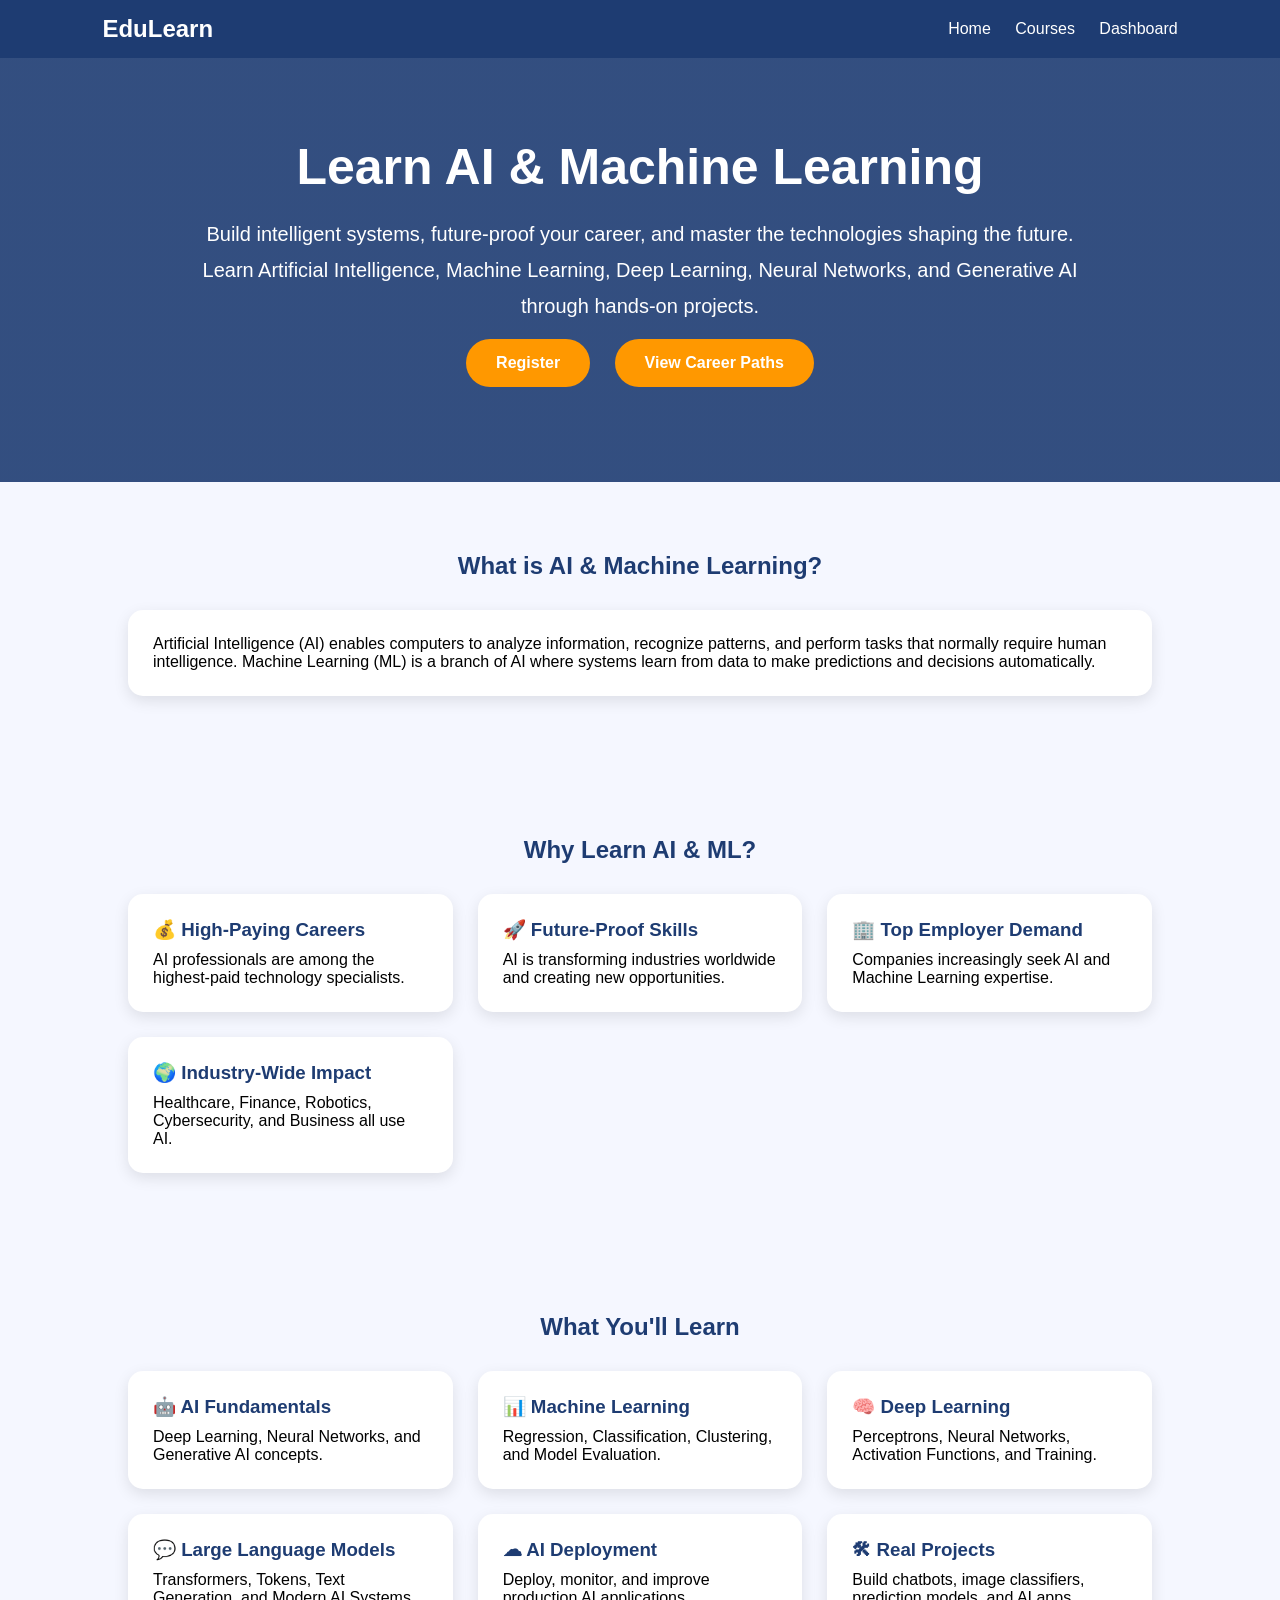
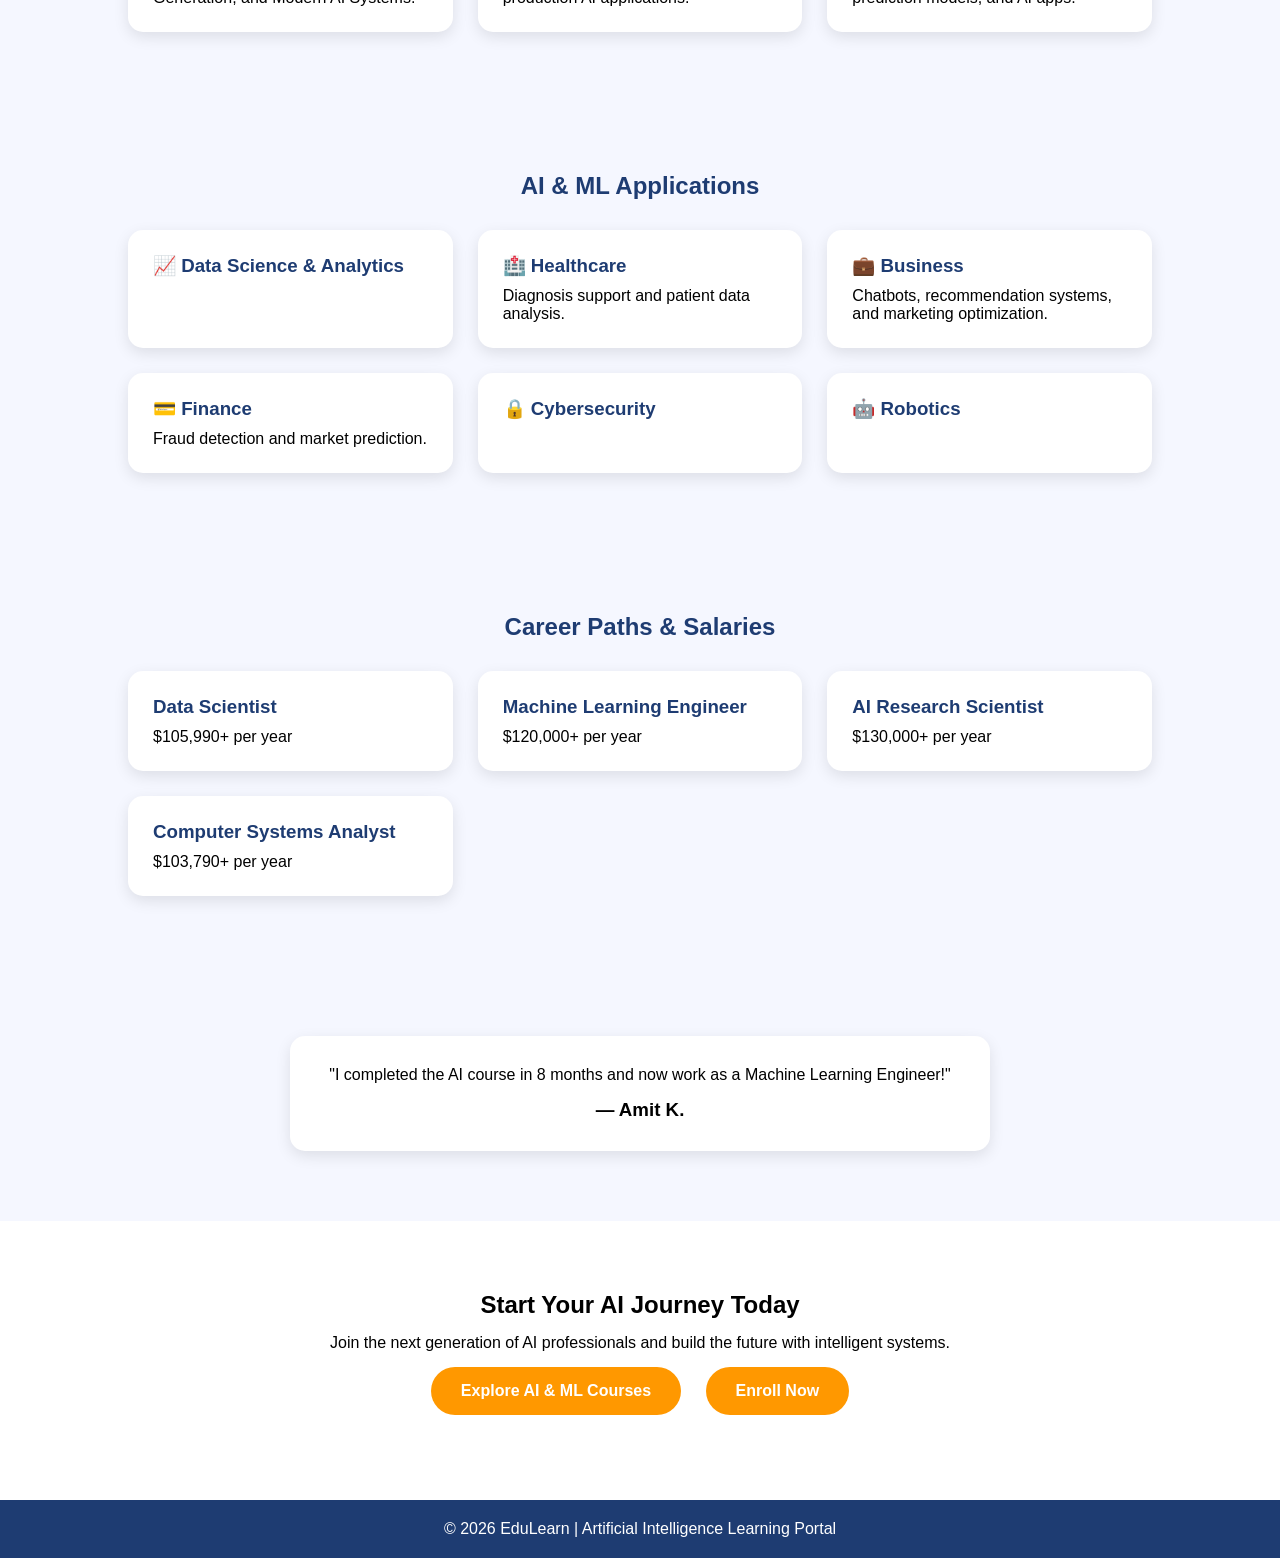
<file: ai.html>
<!DOCTYPE html>
<html lang="en">
<head>
<meta charset="UTF-8">
<meta name="viewport" content="width=device-width, initial-scale=1.0">
<title>AI & Machine Learning - EduLearn</title>

<style>
*{
    margin:0;
    padding:0;
    box-sizing:border-box;
    font-family:'Segoe UI',sans-serif;
}

body{
    background:#f5f7ff;
}

nav{
    background:#1e3c72;
    color:white;
    padding:15px 8%;
    display:flex;
    justify-content:space-between;
    align-items:center;
}

nav a{
    color:white;
    text-decoration:none;
    margin-left:20px;
}

.hero{
    text-align:center;
    padding:80px 10%;
    background:linear-gradient(rgba(30,60,114,.9),rgba(30,60,114,.9)),
    url('https://images.unsplash.com/photo-1677442136019-21780ecad995');
    background-size:cover;
    background-position:center;
    color:white;
}

.hero h1{
    font-size:50px;
    margin-bottom:20px;
}

.hero p{
    font-size:20px;
    line-height:1.8;
    max-width:900px;
    margin:auto;
}

.btn{
    display:inline-block;
    margin:15px 10px;
    padding:15px 30px;
    background:#ff9800;
    color:white;
    text-decoration:none;
    border-radius:30px;
    font-weight:bold;
}

.section{
    padding:70px 10%;
}

.section h2{
    text-align:center;
    color:#1e3c72;
    margin-bottom:30px;
}

.grid{
    display:grid;
    grid-template-columns:repeat(auto-fit,minmax(250px,1fr));
    gap:25px;
}

.card{
    background:white;
    padding:25px;
    border-radius:15px;
    box-shadow:0 5px 15px rgba(0,0,0,.1);
}

.card h3{
    color:#1e3c72;
    margin-bottom:10px;
}

.testimonial{
    max-width:700px;
    margin:auto;
    background:white;
    padding:30px;
    border-radius:15px;
    box-shadow:0 5px 15px rgba(0,0,0,.1);
    text-align:center;
}

.cta{
    text-align:center;
    background:white;
    padding:70px 10%;
}

footer{
    background:#1e3c72;
    color:white;
    text-align:center;
    padding:20px;
}

@media(max-width:768px){

.hero h1{
    font-size:35px;
}

.hero p{
    font-size:16px;
}

}
</style>
</head>

<body>

<nav>
    <h2>EduLearn</h2>

    <div>
        <a href="index.html">Home</a>
        <a href="courses.html">Courses</a>
        <a href="dashboard.html">Dashboard</a>
    </div>
</nav>

<section class="hero">

    <h1>Learn AI & Machine Learning</h1>

    <p>
        Build intelligent systems, future-proof your career, and master the technologies
        shaping the future. Learn Artificial Intelligence, Machine Learning,
        Deep Learning, Neural Networks, and Generative AI through hands-on projects.
    </p>

    <a href="register.html" class="btn">
        Register
    </a>

    <a href="#careers" class="btn">
        View Career Paths
    </a>

</section>

<section class="section">

    <h2>What is AI & Machine Learning?</h2>

    <div class="card">
        <p>
            Artificial Intelligence (AI) enables computers to analyze information,
            recognize patterns, and perform tasks that normally require human intelligence.
            Machine Learning (ML) is a branch of AI where systems learn from data
            to make predictions and decisions automatically.
        </p>
    </div>

</section>

<section class="section">

    <h2>Why Learn AI & ML?</h2>

    <div class="grid">

        <div class="card">
            <h3>💰 High-Paying Careers</h3>
            <p>AI professionals are among the highest-paid technology specialists.</p>
        </div>

        <div class="card">
            <h3>🚀 Future-Proof Skills</h3>
            <p>AI is transforming industries worldwide and creating new opportunities.</p>
        </div>

        <div class="card">
            <h3>🏢 Top Employer Demand</h3>
            <p>Companies increasingly seek AI and Machine Learning expertise.</p>
        </div>

        <div class="card">
            <h3>🌍 Industry-Wide Impact</h3>
            <p>Healthcare, Finance, Robotics, Cybersecurity, and Business all use AI.</p>
        </div>

    </div>

</section>

<section class="section">

    <h2>What You'll Learn</h2>

    <div class="grid">

        <div class="card">
            <h3>🤖 AI Fundamentals</h3>
            <p>Deep Learning, Neural Networks, and Generative AI concepts.</p>
        </div>

        <div class="card">
            <h3>📊 Machine Learning</h3>
            <p>Regression, Classification, Clustering, and Model Evaluation.</p>
        </div>

        <div class="card">
            <h3>🧠 Deep Learning</h3>
            <p>Perceptrons, Neural Networks, Activation Functions, and Training.</p>
        </div>

        <div class="card">
            <h3>💬 Large Language Models</h3>
            <p>Transformers, Tokens, Text Generation, and Modern AI Systems.</p>
        </div>

        <div class="card">
            <h3>☁ AI Deployment</h3>
            <p>Deploy, monitor, and improve production AI applications.</p>
        </div>

        <div class="card">
            <h3>🛠 Real Projects</h3>
            <p>Build chatbots, image classifiers, prediction models, and AI apps.</p>
        </div>

    </div>

</section>

<section class="section">

    <h2>AI & ML Applications</h2>

    <div class="grid">

        <div class="card">
            <h3>📈 Data Science & Analytics</h3>
        </div>

        <div class="card">
            <h3>🏥 Healthcare</h3>
            <p>Diagnosis support and patient data analysis.</p>
        </div>

        <div class="card">
            <h3>💼 Business</h3>
            <p>Chatbots, recommendation systems, and marketing optimization.</p>
        </div>

        <div class="card">
            <h3>💳 Finance</h3>
            <p>Fraud detection and market prediction.</p>
        </div>

        <div class="card">
            <h3>🔒 Cybersecurity</h3>
        </div>

        <div class="card">
            <h3>🤖 Robotics</h3>
        </div>

    </div>

</section>

<section id="careers" class="section">

    <h2>Career Paths & Salaries</h2>

    <div class="grid">

        <div class="card">
            <h3>Data Scientist</h3>
            <p>$105,990+ per year</p>
        </div>

        <div class="card">
            <h3>Machine Learning Engineer</h3>
            <p>$120,000+ per year</p>
        </div>

        <div class="card">
            <h3>AI Research Scientist</h3>
            <p>$130,000+ per year</p>
        </div>

        <div class="card">
            <h3>Computer Systems Analyst</h3>
            <p>$103,790+ per year</p>
        </div>

    </div>

</section>

<section class="section">

    <div class="testimonial">

        <p>
            "I completed the AI course in 8 months and now work as a Machine Learning Engineer!"
        </p>

        <h3 style="margin-top:15px;">
            — Amit K.
        </h3>

    </div>

</section>

<section class="cta">

    <h2>Start Your AI Journey Today</h2>

    <p style="margin-top:15px;">
        Join the next generation of AI professionals and build the future with intelligent systems.
    </p>

    <a href="courses.html" class="btn">
        Explore AI & ML Courses
    </a>

    <a href="register.html" class="btn">
        Enroll Now
    </a>

</section>

<footer>
    <p>© 2026 EduLearn | Artificial Intelligence Learning Portal</p>
</footer>

</body>
</html>
</file>
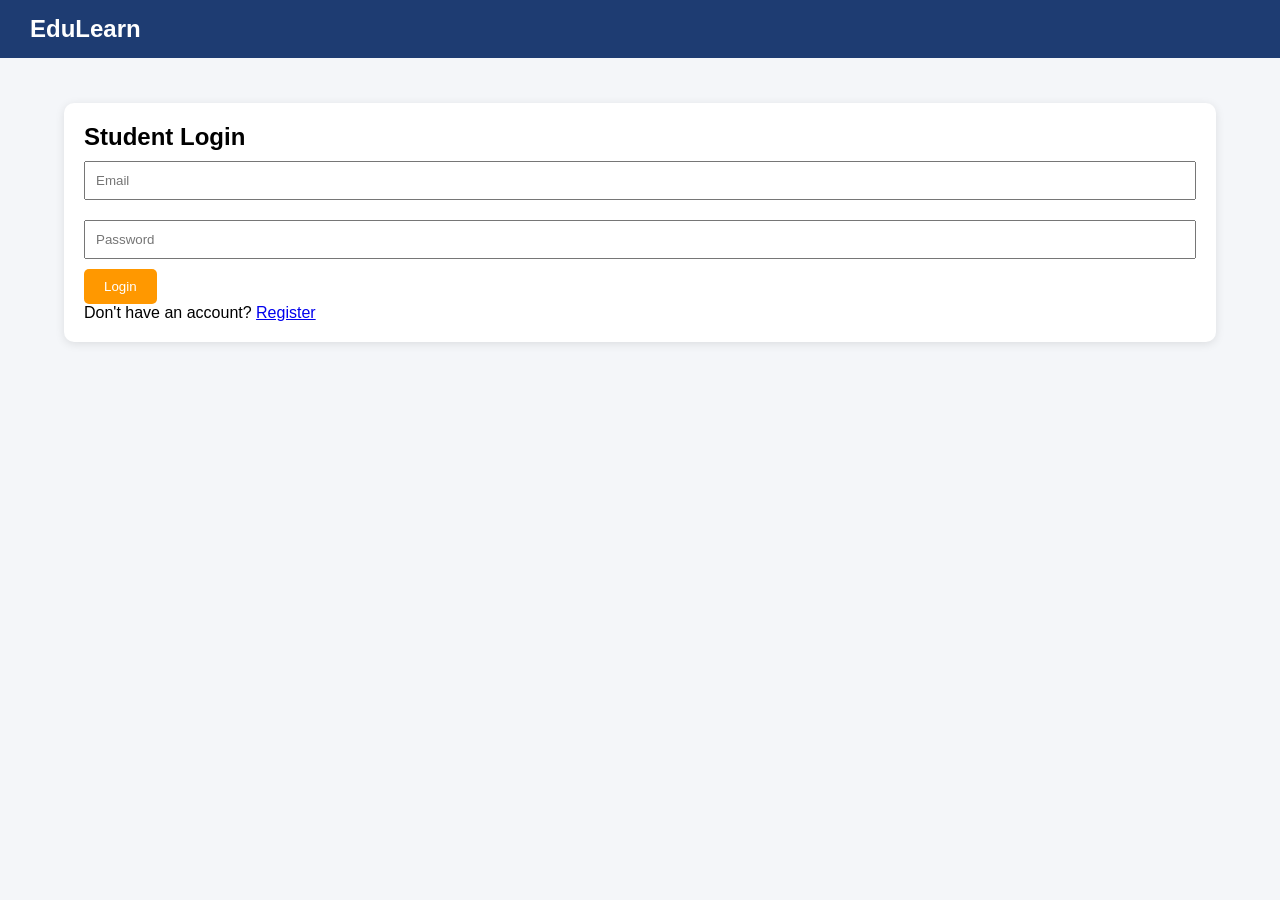
<file: courses.html>
<!DOCTYPE html>
<html>
<head>
<title>Courses</title>
<link rel="stylesheet" href="style.css">

<style>
.enrolled-msg{
    display:inline-block;
    margin-left:10px;
    color:green;
    font-weight:bold;
    font-size:14px;
}

.btn:disabled{
    background:#aaa;
    cursor:not-allowed;
}

nav{
    display:flex;
    justify-content:space-between;
    align-items:center;
    padding:15px 30px;
}

nav div{
    display:flex;
    align-items:center;
    gap:15px;
}

.logout-btn{
    color:white;
    text-decoration:none;
    font-weight:bold;
}
</style>

</head>
<body>

<nav>
    <h2>Courses</h2>

    <div>
        <span id="welcomeUser"></span>
        <a href="#" class="logout-btn" onclick="logout()">Logout</a>
    </div>
</nav>

<div class="container">

    <div class="course-grid">

        <div class="card">
            <h3>Python Programming</h3>
            <p>Learn Python from beginner to advanced.</p>

            <button
                class="btn"
                onclick="enroll(this,'Python Programming')">
                Enroll
            </button>

            <span class="enrolled-msg" style="display:none;">
                ✅ Enrolled!
            </span>
        </div>

        <div class="card">
            <h3>Web Development</h3>
            <p>HTML, CSS, JavaScript and more.</p>

            <button
                class="btn"
                onclick="enroll(this,'Web Development')">
                Enroll
            </button>

            <span class="enrolled-msg" style="display:none;">
                ✅ Enrolled!
            </span>
        </div>

        <div class="card">
            <h3>Artificial Intelligence</h3>
            <p>Introduction to AI and Machine Learning.</p>

            <button
                class="btn"
                onclick="enroll(this,'Artificial Intelligence')">
                Enroll
            </button>

            <span class="enrolled-msg" style="display:none;">
                ✅ Enrolled!
            </span>
        </div>

    </div>

</div>

<script>

// Check login
const userName = localStorage.getItem("userName");

if (!userName) {
    window.location.href = "login.html";
}

// Show username
document.getElementById("welcomeUser").innerHTML =
    "👋 " + userName;

// Logout
function logout() {
    localStorage.clear();
    window.location.href = "login.html";
}

// Enroll course
function enroll(button, courseName) {

    button.disabled = true;
    button.textContent = "Enrolled";

    const msg = button.nextElementSibling;
    msg.style.display = "inline-block";

    const goHome = confirm(
        "🎉 Successfully enrolled in: " +
        courseName +
        "\n\nClick OK to go back to Home."
    );

    if (goHome) {
        window.location.href = "index.html";
    }
}

</script>

</body>
</html>
</file>
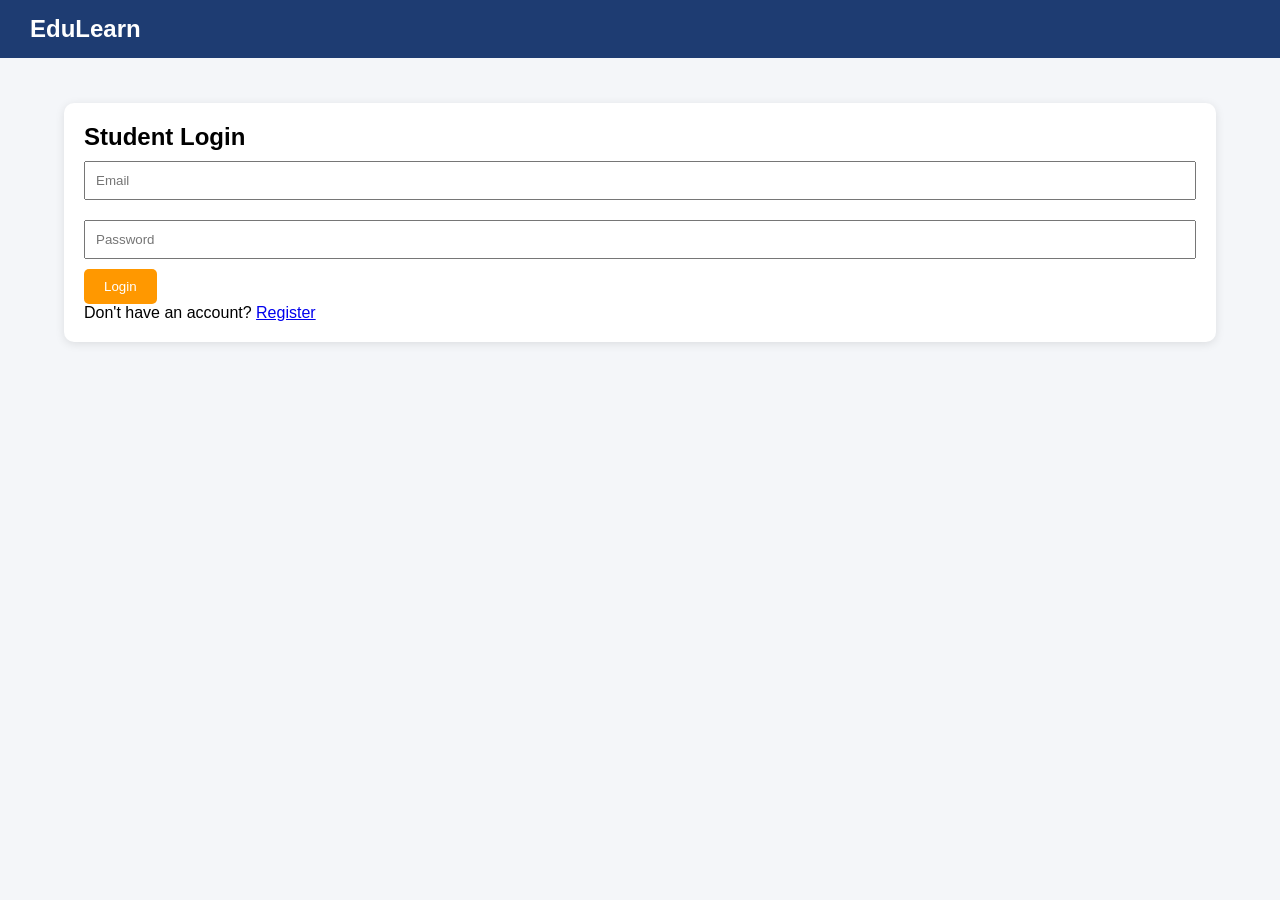
<file: dashboard.html>
<!DOCTYPE html>
<html>
<head>
<title>Dashboard</title>
<link rel="stylesheet" href="style.css">
</head>
<body>

<nav>
<h2>EduLearn Dashboard</h2>

<div>
<a href="courses.html">Courses</a>
<a href="index.html">Home</a>
<a href="#" onclick="logout()">Logout</a>
</div>

</nav>

<div class="container">

<div class="card">
<h2 id="welcomeText">Welcome Student</h2>
<p id="emailText">Track your learning progress.</p>
</div>

<div class="card">
<h3>Courses Enrolled</h3>
<p>3 Courses</p>
</div>

<div class="card">
<h3>Progress</h3>
<p>60% Completed</p>
</div>

</div>

<script>

// Protect dashboard
const userName = localStorage.getItem("userName");
const userEmail = localStorage.getItem("userEmail");

if (!userName) {
    window.location.href = "login.html";
}

// Show user info
document.getElementById("welcomeText").innerHTML =
    "Welcome " + userName;

document.getElementById("emailText").innerHTML =
    "Logged in as: " + userEmail;

// Logout function
function logout() {
    localStorage.clear();
    window.location.href = "login.html";
}

</script>

</body>
</html>
</file>
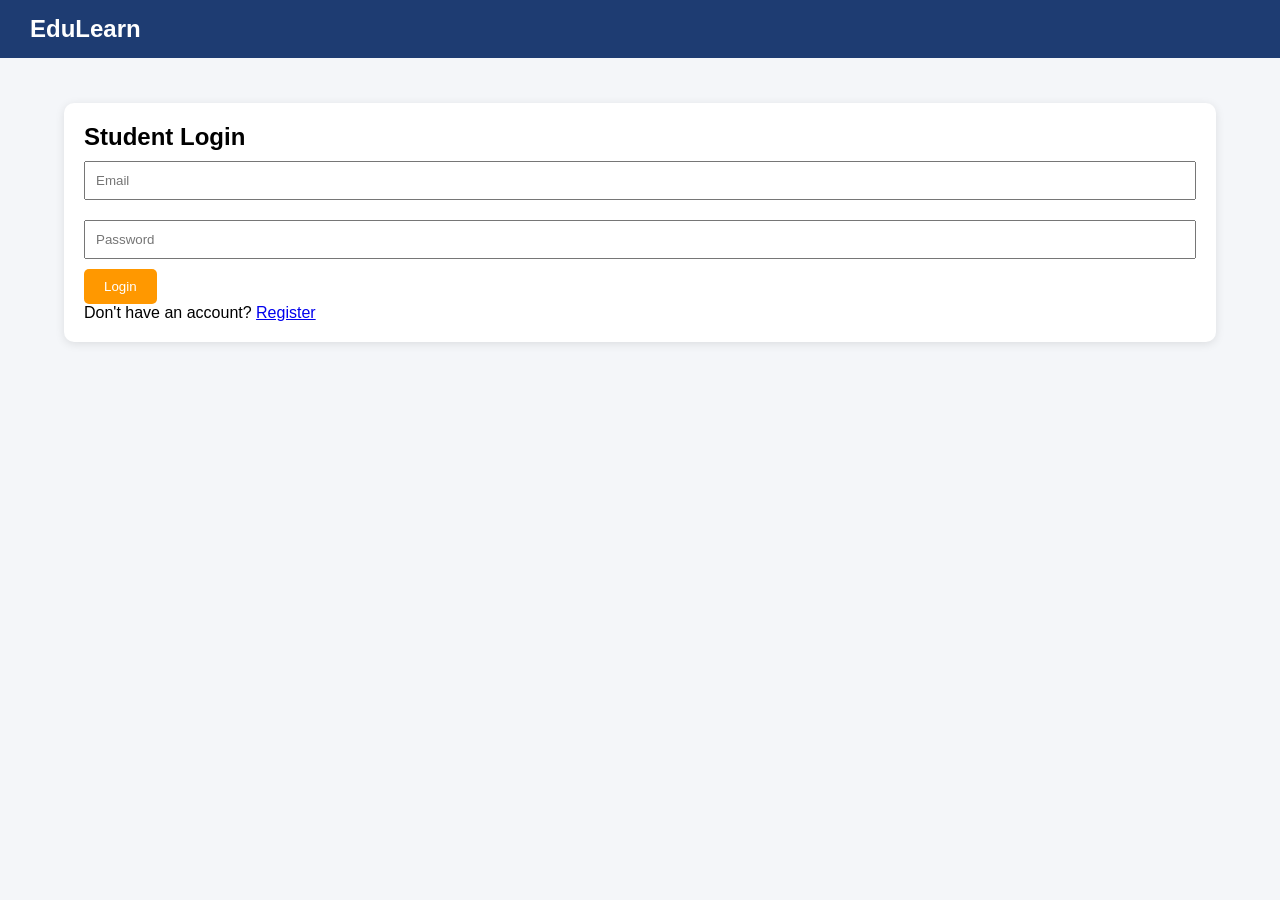
<file: login.html>
<!DOCTYPE html>
<html>
<head>
<title>Login</title>
<link rel="stylesheet" href="style.css">
</head>
<body>

<nav>
<h2>EduLearn</h2>
</nav>

<div class="container">
<div class="card">

<h2>Student Login</h2>

<form id="loginForm">

<input
type="email"
id="email"
placeholder="Email"
required>

<input
type="password"
id="password"
placeholder="Password"
required>

<button type="submit" class="btn">
Login
</button>

</form>

<p id="message"></p>

<p>
Don't have an account?
<a href="register.html">Register</a>
</p>

</div>
</div>

<script>

const API_URL = "https://edulearn-mo38.onrender.com";

document
.getElementById("loginForm")
.addEventListener("submit", async function(e){

    e.preventDefault();

    const email =
    document.getElementById("email").value;

    const password =
    document.getElementById("password").value;

    try {

        const response = await fetch(
            `${API_URL}/login`,
            {
                method: "POST",
                headers: {
                    "Content-Type": "application/json"
                },
                body: JSON.stringify({
                    email,
                    password
                })
            }
        );

        const result = await response.json();

        const message =
        document.getElementById("message");

        if(result.success){

            localStorage.setItem(
                "userName",
                result.user.name
            );

            localStorage.setItem(
                "userEmail",
                result.user.email
            );

            message.innerHTML =
            "✅ Login successful!";

            setTimeout(() => {
                window.location.href =
                "dashboard.html";
            }, 1000);

        } else {

            message.innerHTML =
            "❌ " + result.message;
        }

    } catch(error){

        document.getElementById("message")
        .innerHTML =
        "❌ Unable to connect to server";
    }

});

</script>

</body>
</html>
</file>
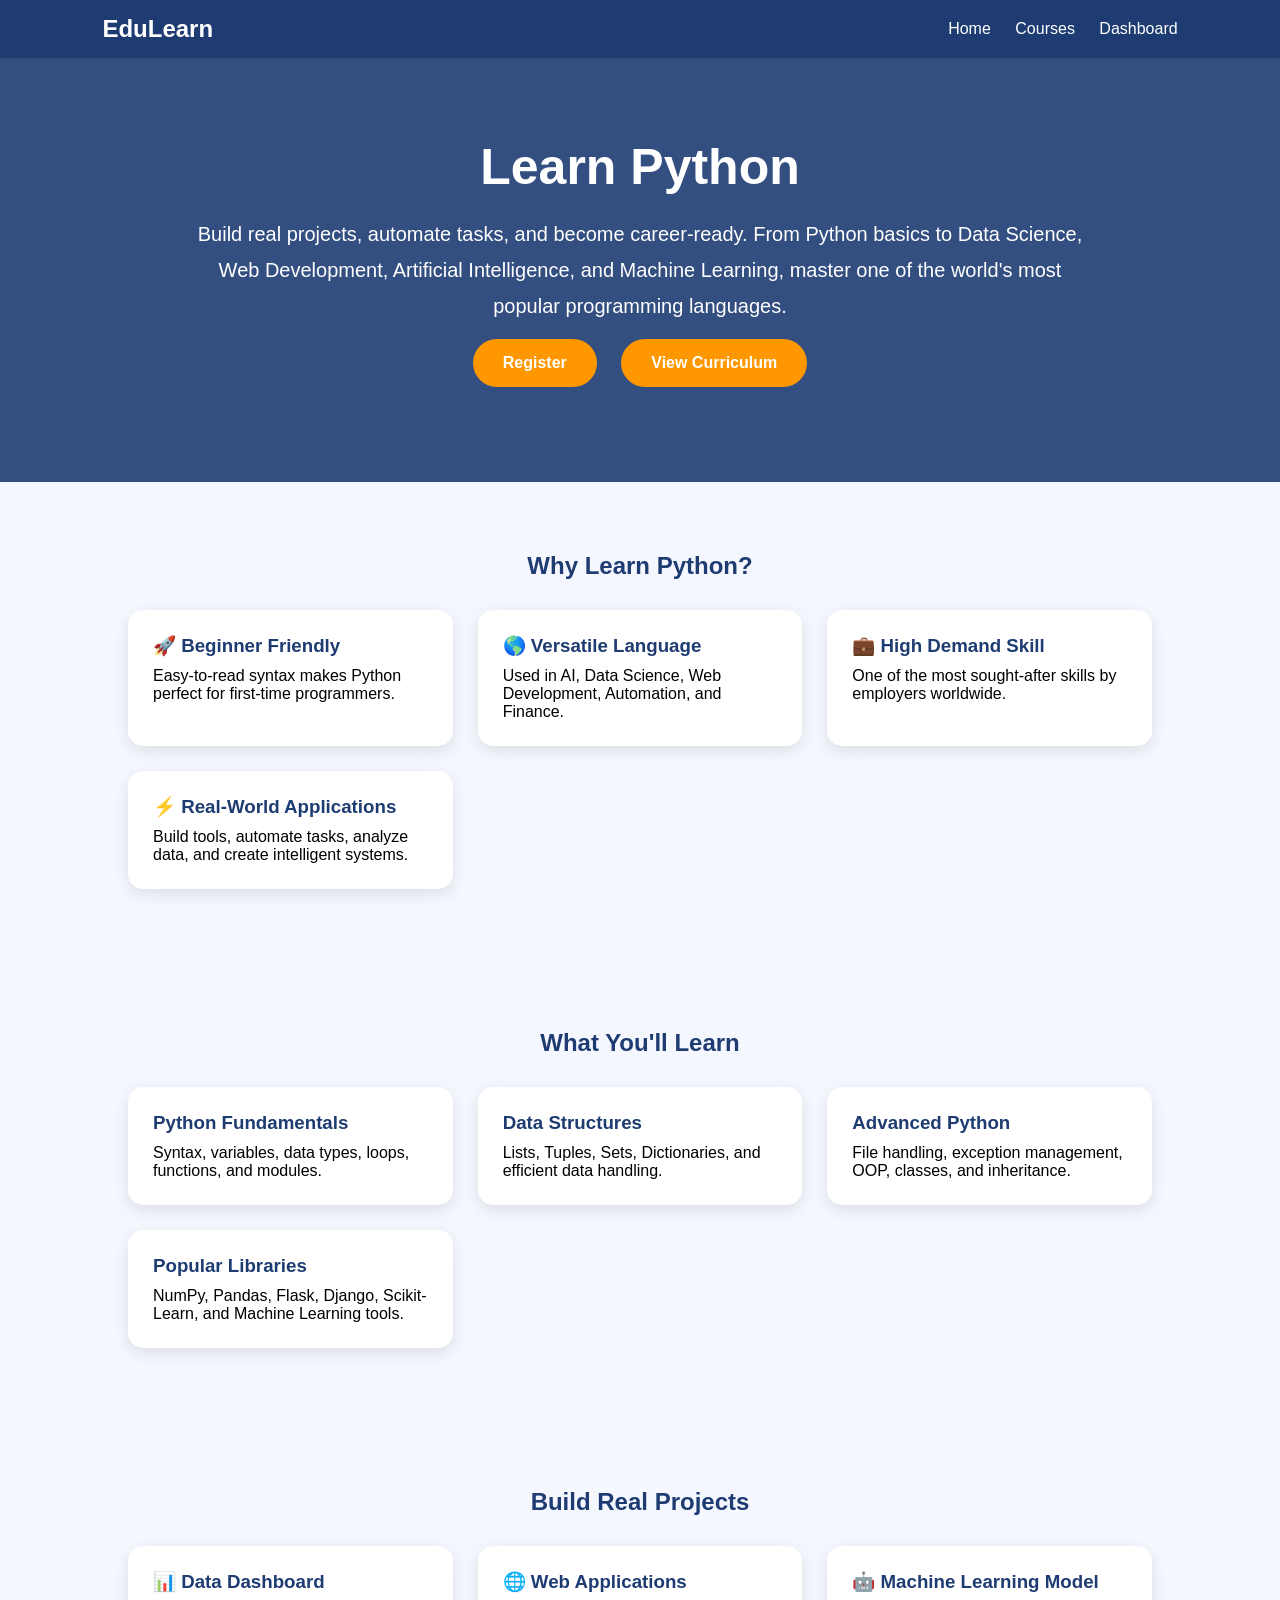
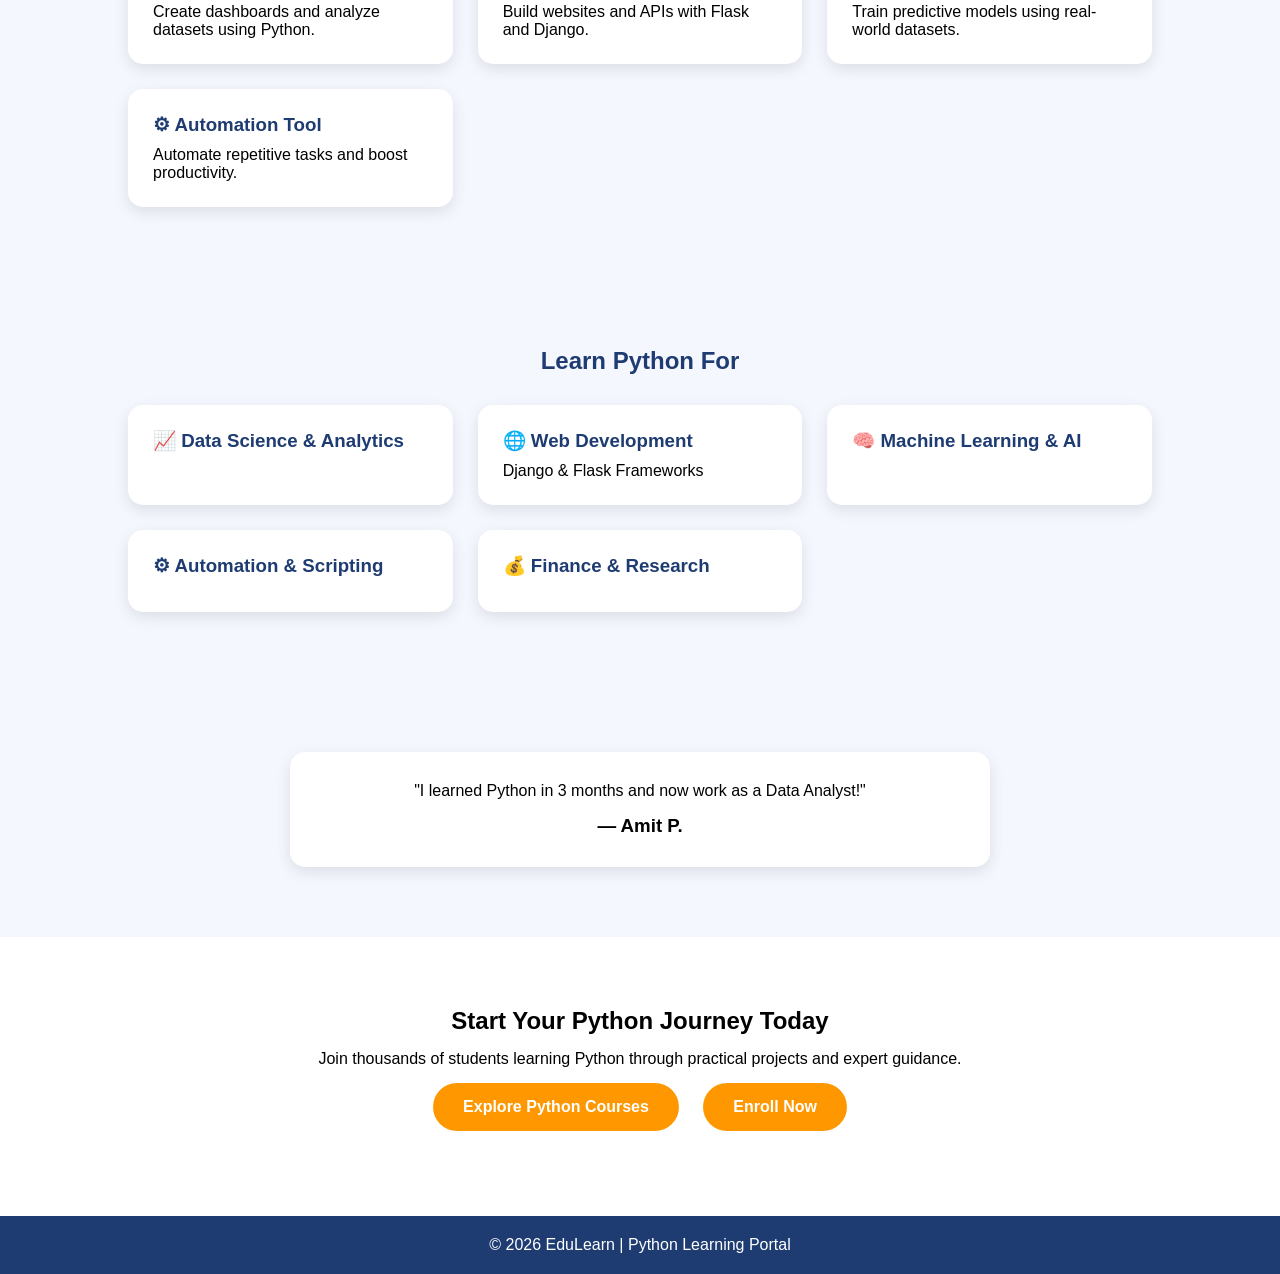
<file: python.html>
<!DOCTYPE html>
<html lang="en">
<head>
<meta charset="UTF-8">
<meta name="viewport" content="width=device-width, initial-scale=1.0">
<title>Python Programming Course - EduLearn</title>

<style>
*{
    margin:0;
    padding:0;
    box-sizing:border-box;
    font-family:'Segoe UI',sans-serif;
}

body{
    background:#f5f7ff;
}

nav{
    background:#1e3c72;
    color:white;
    padding:15px 8%;
    display:flex;
    justify-content:space-between;
    align-items:center;
}

nav a{
    color:white;
    text-decoration:none;
    margin-left:20px;
}

.hero{
    text-align:center;
    padding:80px 10%;
    background:linear-gradient(rgba(30,60,114,.9),rgba(30,60,114,.9)),
    url('https://images.unsplash.com/photo-1526379095098-d400fd0bf935');
    background-size:cover;
    background-position:center;
    color:white;
}

.hero h1{
    font-size:50px;
    margin-bottom:20px;
}

.hero p{
    font-size:20px;
    max-width:900px;
    margin:auto;
    line-height:1.8;
}

.btn{
    display:inline-block;
    margin:15px 10px;
    padding:15px 30px;
    background:#ff9800;
    color:white;
    text-decoration:none;
    border-radius:30px;
    font-weight:bold;
}

.section{
    padding:70px 10%;
}

.section h2{
    text-align:center;
    color:#1e3c72;
    margin-bottom:30px;
}

.grid{
    display:grid;
    grid-template-columns:repeat(auto-fit,minmax(250px,1fr));
    gap:25px;
}

.card{
    background:white;
    padding:25px;
    border-radius:15px;
    box-shadow:0 5px 15px rgba(0,0,0,.1);
}

.card h3{
    color:#1e3c72;
    margin-bottom:10px;
}

.testimonial{
    max-width:700px;
    margin:auto;
    background:white;
    padding:30px;
    border-radius:15px;
    box-shadow:0 5px 15px rgba(0,0,0,.1);
    text-align:center;
}

.cta{
    text-align:center;
    background:white;
    padding:70px 10%;
}

footer{
    background:#1e3c72;
    color:white;
    text-align:center;
    padding:20px;
}

@media(max-width:768px){

.hero h1{
    font-size:35px;
}

.hero p{
    font-size:16px;
}

}
</style>
</head>

<body>

<nav>
    <h2>EduLearn</h2>

    <div>
        <a href="index.html">Home</a>
        <a href="courses.html">Courses</a>
        <a href="dashboard.html">Dashboard</a>
    </div>
</nav>

<section class="hero">

    <h1>Learn Python</h1>

    <p>
        Build real projects, automate tasks, and become career-ready.
        From Python basics to Data Science, Web Development, Artificial Intelligence,
        and Machine Learning, master one of the world's most popular programming languages.
    </p>

    <a href="register.html" class="btn">
        Register 
    </a>

    <a href="#curriculum" class="btn">
        View Curriculum
    </a>

</section>

<section class="section">

    <h2>Why Learn Python?</h2>

    <div class="grid">

        <div class="card">
            <h3>🚀 Beginner Friendly</h3>
            <p>Easy-to-read syntax makes Python perfect for first-time programmers.</p>
        </div>

        <div class="card">
            <h3>🌎 Versatile Language</h3>
            <p>Used in AI, Data Science, Web Development, Automation, and Finance.</p>
        </div>

        <div class="card">
            <h3>💼 High Demand Skill</h3>
            <p>One of the most sought-after skills by employers worldwide.</p>
        </div>

        <div class="card">
            <h3>⚡ Real-World Applications</h3>
            <p>Build tools, automate tasks, analyze data, and create intelligent systems.</p>
        </div>

    </div>

</section>

<section id="curriculum" class="section">

    <h2>What You'll Learn</h2>

    <div class="grid">

        <div class="card">
            <h3>Python Fundamentals</h3>
            <p>Syntax, variables, data types, loops, functions, and modules.</p>
        </div>

        <div class="card">
            <h3>Data Structures</h3>
            <p>Lists, Tuples, Sets, Dictionaries, and efficient data handling.</p>
        </div>

        <div class="card">
            <h3>Advanced Python</h3>
            <p>File handling, exception management, OOP, classes, and inheritance.</p>
        </div>

        <div class="card">
            <h3>Popular Libraries</h3>
            <p>NumPy, Pandas, Flask, Django, Scikit-Learn, and Machine Learning tools.</p>
        </div>

    </div>

</section>

<section class="section">

    <h2>Build Real Projects</h2>

    <div class="grid">

        <div class="card">
            <h3>📊 Data Dashboard</h3>
            <p>Create dashboards and analyze datasets using Python.</p>
        </div>

        <div class="card">
            <h3>🌐 Web Applications</h3>
            <p>Build websites and APIs with Flask and Django.</p>
        </div>

        <div class="card">
            <h3>🤖 Machine Learning Model</h3>
            <p>Train predictive models using real-world datasets.</p>
        </div>

        <div class="card">
            <h3>⚙ Automation Tool</h3>
            <p>Automate repetitive tasks and boost productivity.</p>
        </div>

    </div>

</section>

<section class="section">

    <h2>Learn Python For</h2>

    <div class="grid">

        <div class="card">
            <h3>📈 Data Science & Analytics</h3>
        </div>

        <div class="card">
            <h3>🌐 Web Development</h3>
            <p>Django & Flask Frameworks</p>
        </div>

        <div class="card">
            <h3>🧠 Machine Learning & AI</h3>
        </div>

        <div class="card">
            <h3>⚙ Automation & Scripting</h3>
        </div>

        <div class="card">
            <h3>💰 Finance & Research</h3>
        </div>

    </div>

</section>

<section class="section">

    <div class="testimonial">

        <p>
            "I learned Python in 3 months and now work as a Data Analyst!"
        </p>

        <h3 style="margin-top:15px;">
            — Amit P.
        </h3>

    </div>

</section>

<section class="cta">

    <h2>Start Your Python Journey Today</h2>

    <p style="margin-top:15px;">
        Join thousands of students learning Python through practical projects and expert guidance.
    </p>

    <a href="courses.html" class="btn">
        Explore Python Courses
    </a>

    <a href="register.html" class="btn">
        Enroll Now
    </a>

</section>

<footer>
    <p>© 2026 EduLearn | Python Learning Portal</p>
</footer>

</body>
</html>
</file>
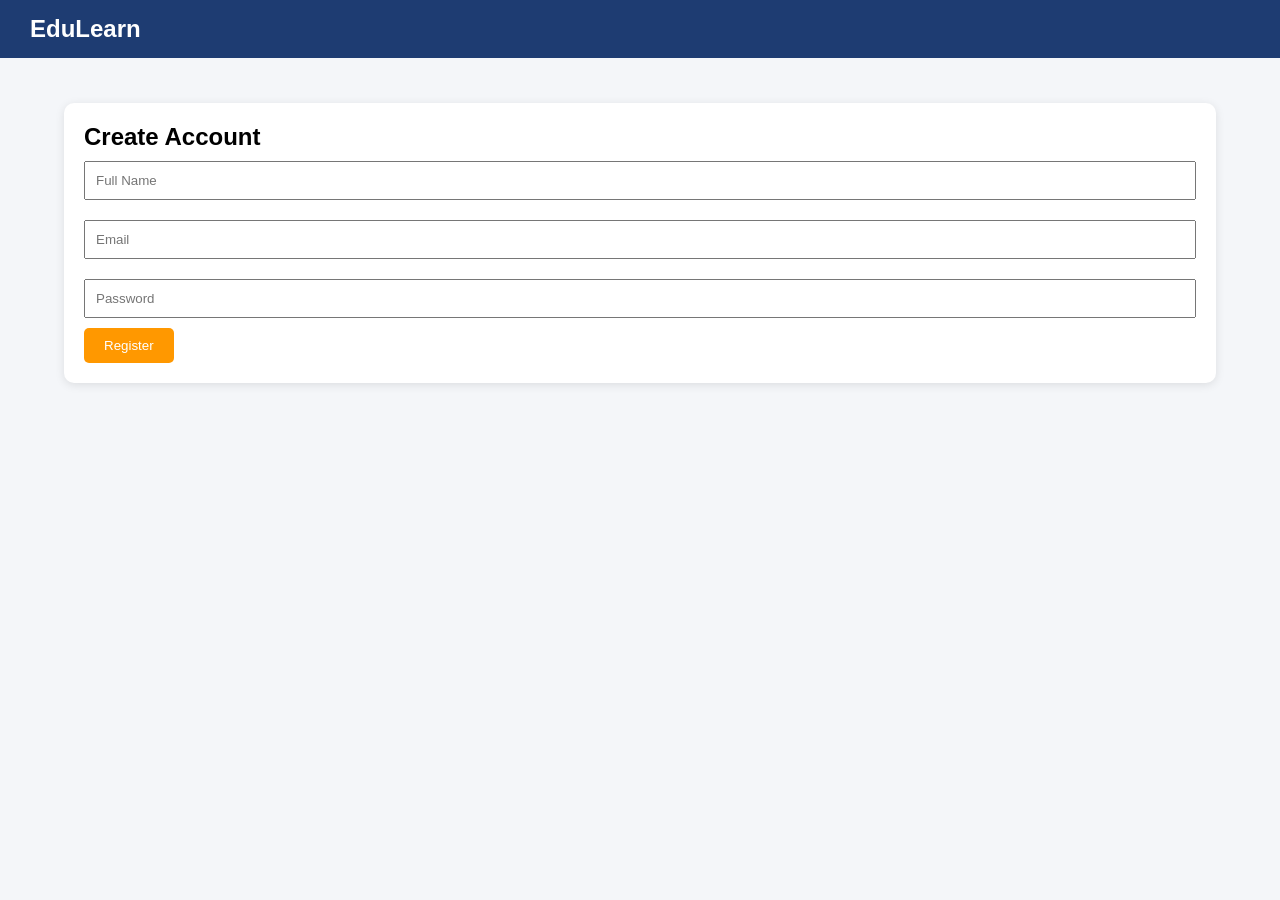
<file: register.html>
<!DOCTYPE html>
<html>
<head>
<title>Register</title>
<link rel="stylesheet" href="style.css">
</head>
<body>

<nav>
<h2>EduLearn</h2>
</nav>

<div class="container">
<div class="card">

<h2>Create Account</h2>

<form id="registerForm">

<input
type="text"
id="name"
placeholder="Full Name"
required>

<input
type="email"
id="email"
placeholder="Email"
required>

<input
type="password"
id="password"
placeholder="Password"
required>

<button type="submit" class="btn">
Register
</button>

</form>

<p id="message"></p>

</div>
</div>

<script>

const API_URL = "https://edulearn-mo38.onrender.com";

document
.getElementById("registerForm")
.addEventListener("submit", async function(e){

    e.preventDefault();

    const name =
    document.getElementById("name").value;

    const email =
    document.getElementById("email").value;

    const password =
    document.getElementById("password").value;

    try {

        const response = await fetch(
            `${API_URL}/register`,
            {
                method: "POST",
                headers: {
                    "Content-Type": "application/json"
                },
                body: JSON.stringify({
                    name,
                    email,
                    password
                })
            }
        );

        const result = await response.json();

        const message =
        document.getElementById("message");

        if(result.success){

            message.innerHTML =
            "✅ Registration successful! Redirecting to login...";

            setTimeout(() => {
                window.location.href = "login.html";
            }, 1500);

        } else {

            message.innerHTML =
            "❌ " + result.message;
        }

    } catch(error){

        document.getElementById("message")
        .innerHTML =
        "❌ Unable to connect to server";
    }

});

</script>

</body>
</html>
</file>
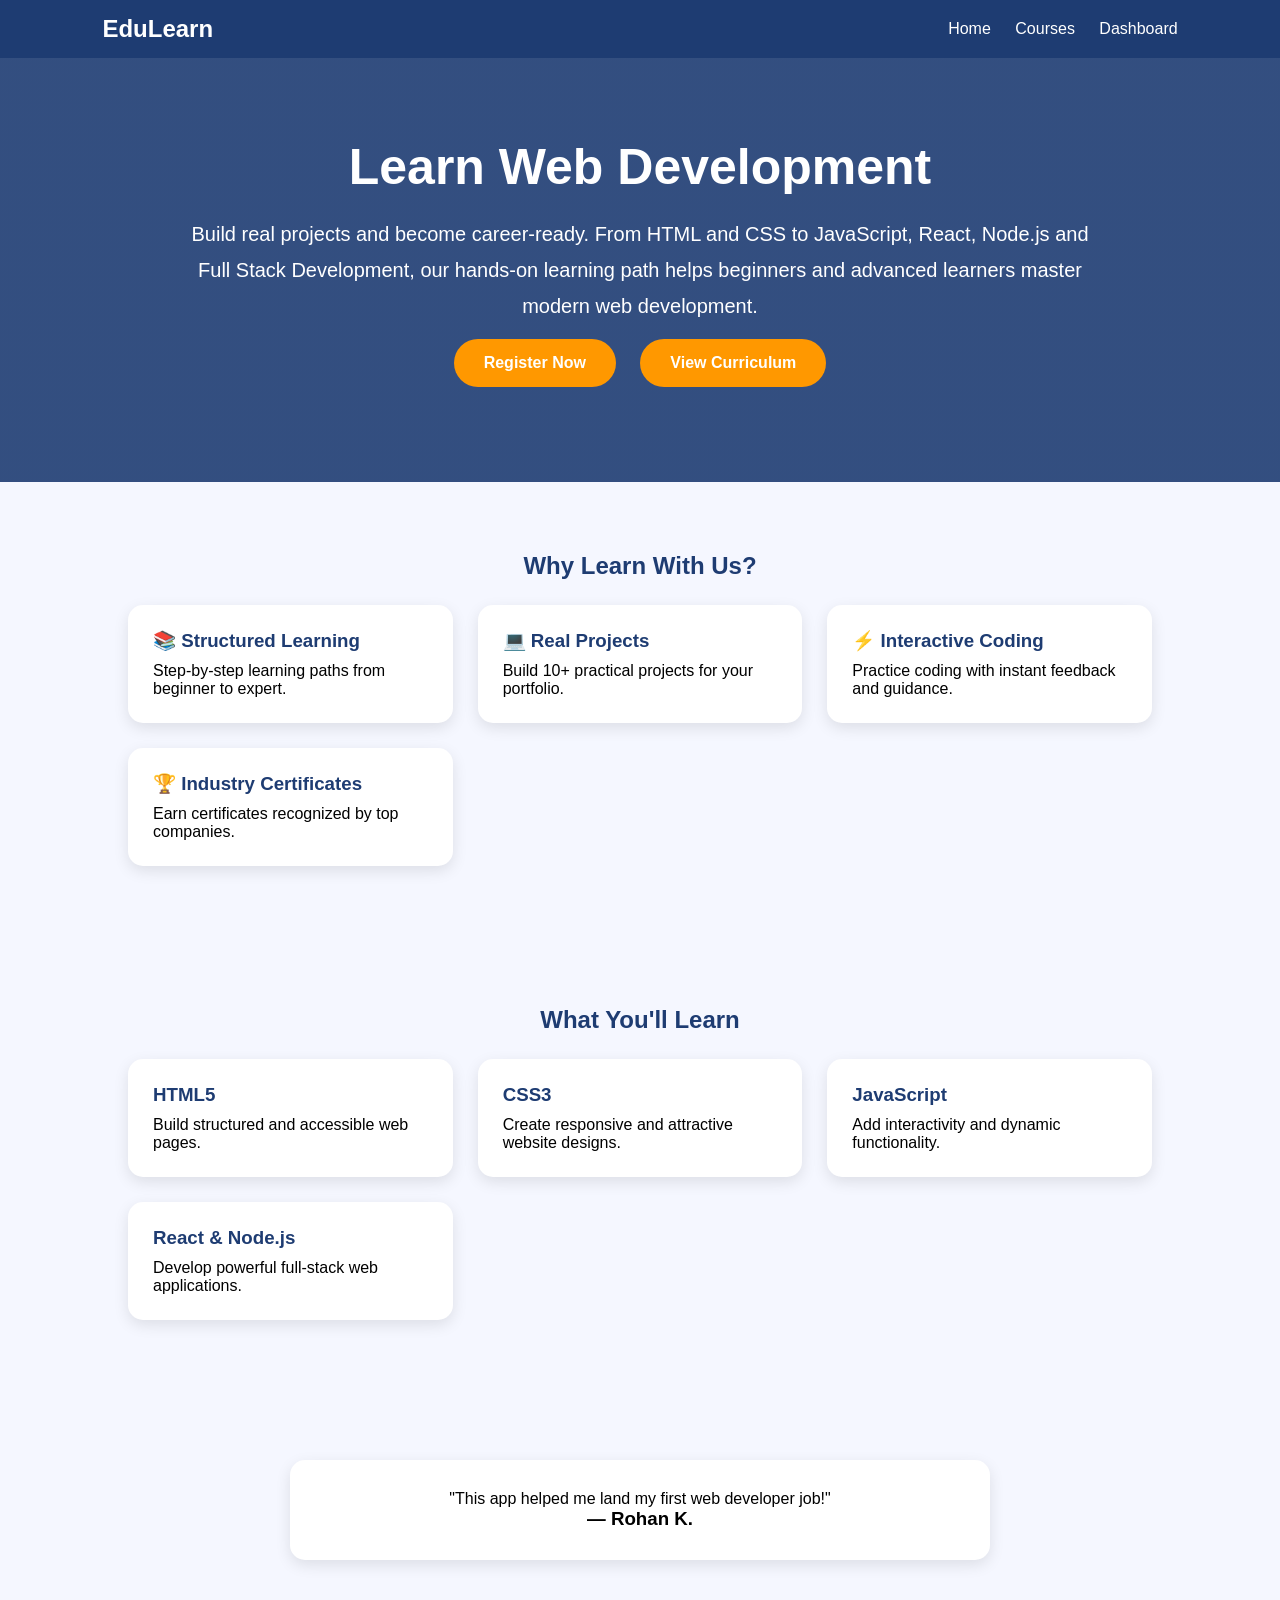
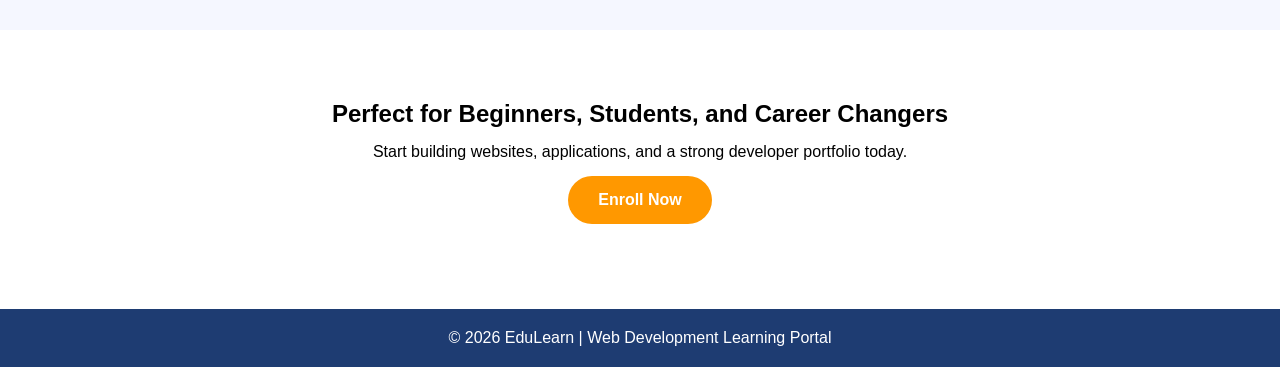
<file: web_developement.html>
<!DOCTYPE html>
<html lang="en">
<head>
<meta charset="UTF-8">
<meta name="viewport" content="width=device-width, initial-scale=1.0">
<title>Web Development Course - EduLearn</title>

<style>
*{
    margin:0;
    padding:0;
    box-sizing:border-box;
    font-family:'Segoe UI',sans-serif;
}

body{
    background:#f5f7ff;
}

nav{
    background:#1e3c72;
    color:white;
    padding:15px 8%;
    display:flex;
    justify-content:space-between;
    align-items:center;
}

nav a{
    color:white;
    text-decoration:none;
    margin-left:20px;
}

.hero{
    text-align:center;
    padding:80px 10%;
    background:linear-gradient(rgba(30,60,114,.9),rgba(30,60,114,.9)),
    url('https://images.unsplash.com/photo-1498050108023-c5249f4df085');
    background-size:cover;
    color:white;
}

.hero h1{
    font-size:50px;
    margin-bottom:20px;
}

.hero p{
    font-size:20px;
    max-width:900px;
    margin:auto;
    line-height:1.8;
}

.btn{
    display:inline-block;
    margin:15px 10px;
    padding:15px 30px;
    background:#ff9800;
    color:white;
    text-decoration:none;
    border-radius:30px;
    font-weight:bold;
}

.section{
    padding:70px 10%;
}

.section h2{
    color:#1e3c72;
    margin-bottom:25px;
    text-align:center;
}

.features{
    display:grid;
    grid-template-columns:repeat(auto-fit,minmax(250px,1fr));
    gap:25px;
}

.card{
    background:white;
    padding:25px;
    border-radius:15px;
    box-shadow:0 5px 15px rgba(0,0,0,.1);
}

.card h3{
    color:#1e3c72;
    margin-bottom:10px;
}

.testimonial{
    background:white;
    padding:30px;
    border-radius:15px;
    box-shadow:0 5px 15px rgba(0,0,0,.1);
    text-align:center;
    max-width:700px;
    margin:auto;
}

.cta{
    text-align:center;
    padding:70px 10%;
    background:white;
}

footer{
    background:#1e3c72;
    color:white;
    text-align:center;
    padding:20px;
}

@media(max-width:768px){

.hero h1{
    font-size:35px;
}

.hero p{
    font-size:16px;
}

}
</style>
</head>

<body>

<nav>
    <h2>EduLearn</h2>

    <div>
        <a href="index.html">Home</a>
        <a href="courses.html">Courses</a>
        <a href="dashboard.html">Dashboard</a>
    </div>
</nav>

<section class="hero">

    <h1>Learn Web Development</h1>

    <p>
        Build real projects and become career-ready.
        From HTML and CSS to JavaScript, React, Node.js and Full Stack Development,
        our hands-on learning path helps beginners and advanced learners master modern web development.
    </p>

    <a href="register.html" class="btn">Register Now</a>
    <a href="#curriculum" class="btn">View Curriculum</a>

</section>

<section class="section">

    <h2>Why Learn With Us?</h2>

    <div class="features">

        <div class="card">
            <h3>📚 Structured Learning</h3>
            <p>Step-by-step learning paths from beginner to expert.</p>
        </div>

        <div class="card">
            <h3>💻 Real Projects</h3>
            <p>Build 10+ practical projects for your portfolio.</p>
        </div>

        <div class="card">
            <h3>⚡ Interactive Coding</h3>
            <p>Practice coding with instant feedback and guidance.</p>
        </div>

        <div class="card">
            <h3>🏆 Industry Certificates</h3>
            <p>Earn certificates recognized by top companies.</p>
        </div>

    </div>

</section>

<section id="curriculum" class="section">

    <h2>What You'll Learn</h2>

    <div class="features">

        <div class="card">
            <h3>HTML5</h3>
            <p>Build structured and accessible web pages.</p>
        </div>

        <div class="card">
            <h3>CSS3</h3>
            <p>Create responsive and attractive website designs.</p>
        </div>

        <div class="card">
            <h3>JavaScript</h3>
            <p>Add interactivity and dynamic functionality.</p>
        </div>

        <div class="card">
            <h3>React & Node.js</h3>
            <p>Develop powerful full-stack web applications.</p>
        </div>

    </div>

</section>

<section class="section">

    <div class="testimonial">
        <p>
            "This app helped me land my first web developer job!"
        </p>

        <h3>— Rohan K.</h3>
    </div>

</section>

<section class="cta">

    <h2>Perfect for Beginners, Students, and Career Changers</h2>

    <p style="margin-top:15px;">
        Start building websites, applications, and a strong developer portfolio today.
    </p>

    <a href="register.html" class="btn">
        Enroll Now
    </a>

</section>

<footer>
    <p>© 2026 EduLearn | Web Development Learning Portal</p>
</footer>

</body>
</html>
</file>
<file: style.css>
*{
    margin:0;
    padding:0;
    box-sizing:border-box;
    font-family:Arial, sans-serif;
}

body{
    background:#f4f6f9;
}

nav{
    background:#1e3c72;
    color:white;
    padding:15px 30px;
    display:flex;
    justify-content:space-between;
    align-items:center;
    flex-wrap:wrap;
    gap:10px;
}

nav a{
    color:white;
    text-decoration:none;
    margin-left:15px;
}

nav ul{
    display:flex;
    flex-wrap:wrap;
    list-style:none;
    gap:8px;
    justify-content:center;
}

nav ul li{
    margin-left:0;
}

nav ul li a{
    color:white;
    text-decoration:none;
    font-size:15px;
}

nav ul li a.active{
    border:2px solid rgba(255,255,255,0.6);
    border-radius:8px;
    padding:4px 10px;
}

.container{
    width:90%;
    margin:auto;
    padding:30px 0;
}

.card{
    background:white;
    padding:20px;
    border-radius:10px;
    margin:15px 0;
    box-shadow:0 2px 10px rgba(0,0,0,.1);
}

.btn{
    background:#ff9800;
    color:white;
    padding:10px 20px;
    border:none;
    border-radius:5px;
    cursor:pointer;
}

input{
    width:100%;
    padding:10px;
    margin:10px 0;
}

.course-grid{
    display:grid;
    grid-template-columns:repeat(auto-fit,minmax(250px,1fr));
    gap:20px;
}

/* Floating Chat Icon */
#chat-icon{
    position:fixed;
    bottom:25px;
    right:25px;
    width:65px;
    height:65px;
    border-radius:50%;
    background:#1e3c72;
    color:white;
    display:flex;
    justify-content:center;
    align-items:center;
    font-size:30px;
    cursor:pointer;
    box-shadow:0 4px 15px rgba(0,0,0,.3);
    z-index:9999;
}

#chatbot-container{
    display:none;
    position:fixed;
    bottom:100px;
    right:25px;
    width:350px;
    background:white;
    border-radius:15px;
    box-shadow:0 10px 30px rgba(0,0,0,.2);
    z-index:9999;
    overflow:hidden;
}

#chat-header{
    background:#1e3c72;
    color:white;
    padding:15px;
    font-weight:bold;
}

#chat-messages{
    height:370px;
    overflow-y:auto;
    padding:15px;
}

#chat-messages p{
    margin-bottom:10px;
    line-height:1.5;
}

#chat-input-area{
    display:flex;
    border-top:1px solid #ddd;
}

#userInput{
    flex:1;
    border:none;
    padding:12px;
    outline:none;
    width:auto;
    margin:0;
}

#chat-input-area button{
    background:#ff9800;
    border:none;
    color:white;
    padding:12px 18px;
    cursor:pointer;
}

/* ===== MOBILE RESPONSIVE ===== */
@media(max-width:768px){

    nav{
        flex-direction:column;
        align-items:center;
        padding:15px;
    }

    nav ul{
        flex-wrap:wrap;
        justify-content:center;
        margin-top:10px;
        gap:8px;
    }

    nav ul li a{
        font-size:13px;
    }

    .course-grid{
        grid-template-columns:1fr;
    }

    #chat-icon{
        width:50px;
        height:50px;
        font-size:22px;
        bottom:15px;
        right:15px;
    }

    #chatbot-container{
        width:90%;
        right:5%;
        bottom:80px;
    }
}
</file>
